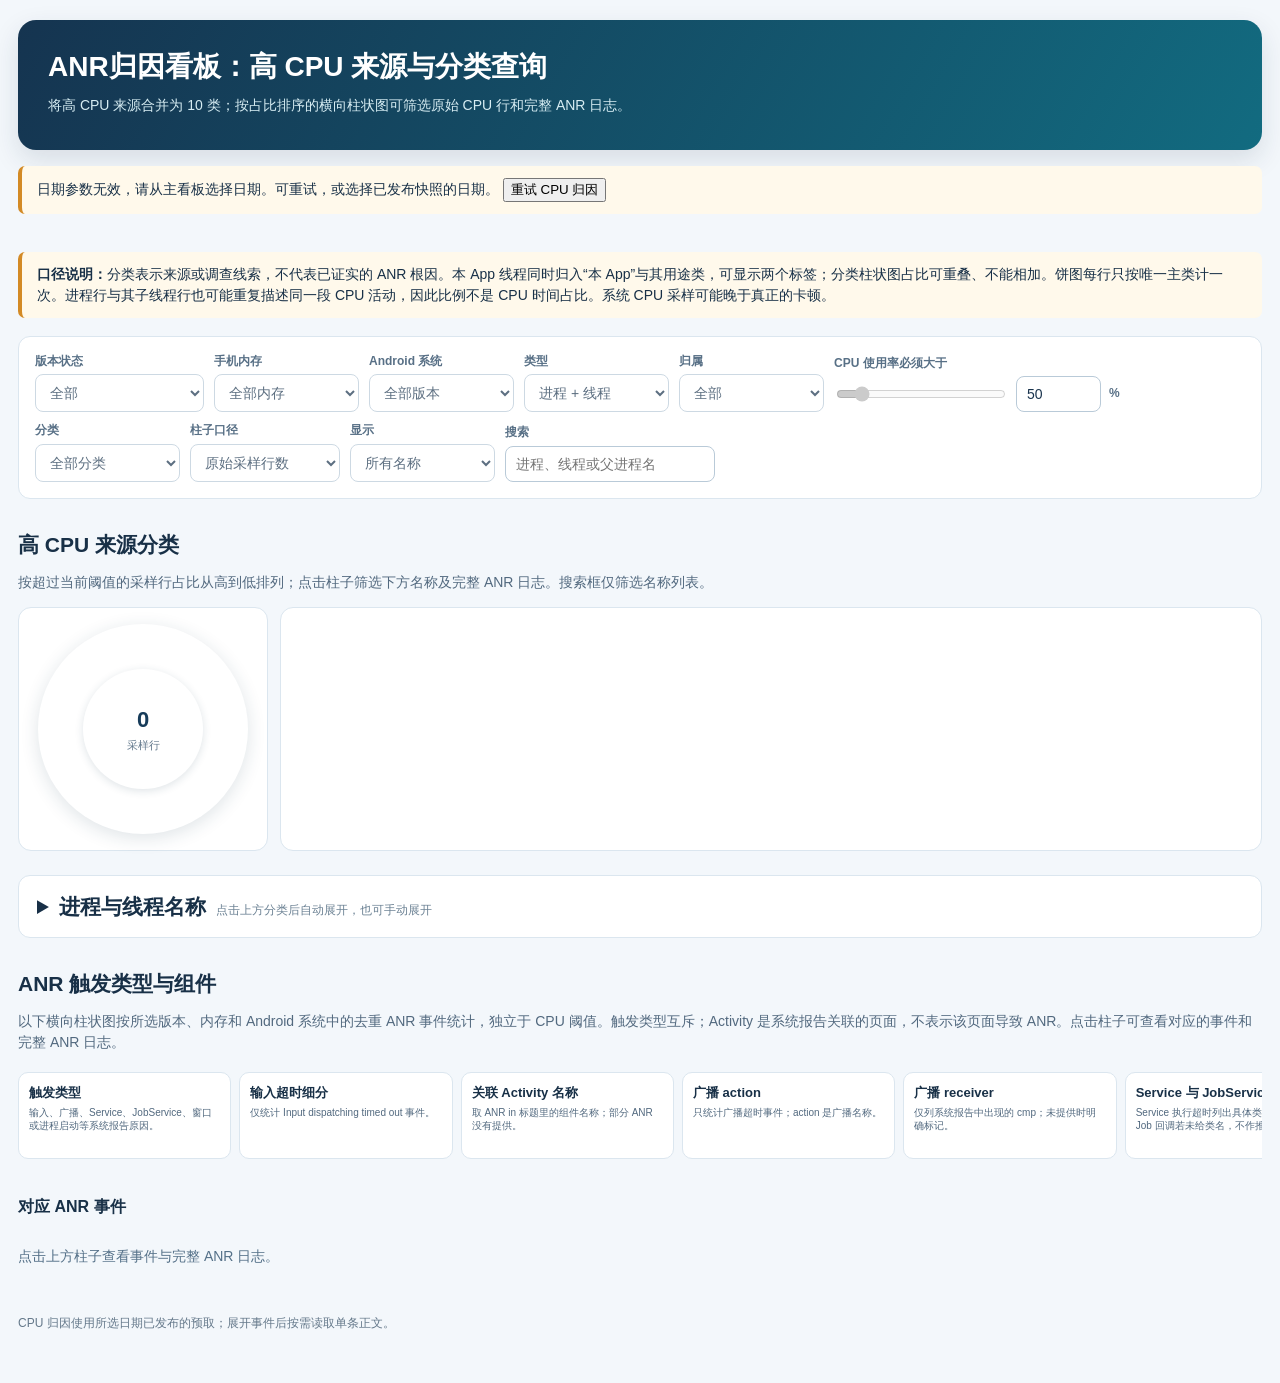
<file: anr-dashboard.html>
<!doctype html><html lang="zh-CN"><head><meta charset="utf-8"><meta name="viewport" content="width=device-width,initial-scale=1">
<title>ANR 高 CPU 来源与分类查询</title>
<style>
:root{font:14px/1.48 -apple-system,BlinkMacSystemFont,"PingFang SC",sans-serif;color:#183047;background:#f3f7fb}*{box-sizing:border-box}
body{margin:0 auto;max-width:1600px;padding:26px 24px 70px}h1{font-size:28px;margin:0 0 8px}h2{font-size:21px;margin:30px 0 12px}h3{font-size:16px}p{margin:8px 0;color:#52697f;max-width:1250px}
header{border-radius:18px;padding:26px 30px;color:#fff;background:linear-gradient(120deg,#153450,#126b80);box-shadow:0 10px 27px #18304720}
header p{color:#d7edf3}.stats{display:flex;gap:10px;flex-wrap:wrap;margin:19px 0}.stat{background:#fff;border:1px solid #dbe6ef;border-radius:12px;padding:11px 16px;min-width:155px}.stat strong{display:block;font-size:23px}
.notice{border-left:4px solid #d38a25;background:#fff9eb;padding:12px 15px;border-radius:7px;margin:16px 0}
.controls{display:flex;gap:10px;flex-wrap:wrap;align-items:end;background:#fff;border:1px solid #dbe6ef;border-radius:12px;padding:16px;margin:18px 0}
label{display:grid;gap:4px;color:#587086;font-size:12px;font-weight:650}select,input{font:14px -apple-system,BlinkMacSystemFont,"PingFang SC",sans-serif;border:1px solid #b9cad8;border-radius:8px;padding:9px 10px;min-width:145px;background:white;color:#19334d}
input[type=range]{min-width:170px;padding:0}input[type=number]{min-width:85px;width:85px}input[type=search]{min-width:210px}.threshold{display:flex;gap:8px;align-items:center}
.metrics{color:#547088;margin:12px 0 18px}.tags{display:grid;grid-template-columns:repeat(auto-fill,minmax(250px,1fr));gap:10px;margin-bottom:18px}
.tagcard{border:1px solid #dce7ef;background:#fff;border-radius:11px;padding:11px 13px;text-align:left;cursor:pointer}.tagcard:hover,.tagcard.active{border-color:#236a9f;box-shadow:0 2px 12px #2672a31b}
.tagcard strong{display:block;font-size:14px}.tagcard .numbers{font-size:12px;color:#60768a}.tagbar{height:5px;background:#e9eff5;border-radius:3px;margin-top:8px}.tagbar span{height:100%;display:block;border-radius:3px}
.chart{display:grid;gap:6px}.barrow{display:grid;grid-template-columns:minmax(250px,350px) minmax(130px,1fr) 125px;gap:12px;align-items:center;border:1px solid #dce7ef;background:#fff;border-radius:9px;padding:8px 11px}
.entity{border:0;background:transparent;color:#173f62;font:12px/1.35 ui-monospace,SFMono-Regular,Menlo,monospace;text-align:left;cursor:pointer;overflow-wrap:anywhere}.entity:hover{text-decoration:underline;color:#b5262e}
.badge{display:inline-block;border-radius:6px;padding:2px 7px;font:11px -apple-system,BlinkMacSystemFont,"PingFang SC",sans-serif;font-weight:650;margin-right:7px;white-space:nowrap}.track{height:21px;background:repeating-linear-gradient(90deg,#edf2f7 0,#edf2f7 24.8%,#dfe8f0 25%);border-radius:5px;overflow:hidden}.bar{height:100%;border-radius:5px;min-width:2px}.counts{text-align:right;font-weight:750}.counts small{display:block;color:#6a7d8f;font-weight:400}.empty{padding:25px;border:1px solid #dce7ef;background:#fff;border-radius:8px}
#details{scroll-margin-top:15px}.detailhead{display:flex;align-items:center;gap:12px;flex-wrap:wrap}.detailhead button{border:1px solid #bed0df;background:#fff;padding:7px 10px;border-radius:7px;cursor:pointer}
.detailitem{background:#fff;border:1px solid #dce7ef;border-radius:9px;padding:12px 15px;margin:9px 0}.detailitem .topline{display:flex;gap:10px;align-items:center;flex-wrap:wrap}.detailitem code{font:12px/1.4 ui-monospace,SFMono-Regular,Menlo,monospace;overflow-wrap:anywhere}.rawline{background:#f2f6f9;padding:8px;border-radius:6px;margin:8px 0;white-space:pre-wrap}.detailitem summary{cursor:pointer;color:#1761a2;font-weight:650}.detailitem pre{white-space:pre-wrap;word-break:break-word;max-height:70vh;overflow:auto;background:#f3f6f9;padding:12px;font:12px/1.4 ui-monospace,SFMono-Regular,Menlo,monospace}
mark.app-package{background:#bfdbfe;color:#1e3a8a;border-radius:3px;font-weight:750}
mark.hot{background:#e3323e;color:#fff;padding:1px 2px;border-radius:3px;font-weight:750}.muted{color:#748698}.foot{margin-top:30px;font-size:12px;color:#64788a}
@media(max-width:750px){body{padding:12px}.barrow{grid-template-columns:1fr 1fr 80px;gap:6px}.entity{font-size:11px}header{padding:20px}}

.sourceoverview{display:grid;grid-template-columns:250px minmax(0,1fr);gap:12px;align-items:stretch;margin:14px 0}.piepanel{display:flex;align-items:center;justify-content:center;background:#fff;border:1px solid #dbe6ef;border-radius:13px;padding:16px}.pie{width:210px;height:210px;border-radius:50%;display:grid;place-items:center;box-shadow:0 4px 18px #1a3d5424}.piecenter{width:57%;height:57%;border-radius:50%;display:flex;flex-direction:column;align-items:center;justify-content:center;background:#fff;box-shadow:0 2px 8px #1a3d5424}.piecenter strong{font-size:22px;color:#173c5a}.piecenter span{font-size:11px;color:#61778b}
.categorybox{display:grid;gap:4px;background:#fff;border:1px solid #dbe6ef;border-radius:13px;padding:9px}
.categoryrow{display:grid;grid-template-columns:minmax(155px,240px) minmax(70px,1fr) 150px;gap:9px;align-items:center;width:100%;border:1px solid #e1e9f0;background:#fff;border-radius:7px;padding:5px 8px;text-align:left;cursor:pointer;color:#183047}
.categoryrow:hover,.categoryrow.active{border-color:#6750a4;background:#f8f5ff}.categoryname{display:flex;gap:7px;align-items:center;font-size:12px;font-weight:650}.categorydot{width:10px;height:10px;flex:none;border-radius:3px}.categorytrack{height:12px;background:#edf2f6;border-radius:5px;overflow:hidden}.categoryfill{display:block;height:100%;border-radius:5px}.categoryvalue{text-align:right;font-size:12px;font-weight:750}.categoryvalue small{display:block;color:#718294;font-size:10px;font-weight:400}
.entitysection{border:1px solid #dbe6ef;background:#fff;border-radius:12px;margin:24px 0;scroll-margin-top:16px}.entitysection>summary{cursor:pointer;padding:15px 18px;font-size:21px;font-weight:700;color:#183047;list-style-position:inside}.entitysection>summary span{margin-left:10px;color:#6c8294;font-size:12px;font-weight:400}.entitysection[open]>summary{border-bottom:1px solid #e2eaf1}.entitycontent{padding:12px 16px 18px}
#chart{max-height:min(75vh,660px);overflow-y:auto;overscroll-behavior:contain;scrollbar-gutter:stable;padding:4px;border:1px solid #dbe6ef;border-radius:9px;background:#f7fafd}.entitycontent #chart .barrow{min-height:60px}
#detailList{max-height:min(78vh,1120px);overflow-y:auto;overscroll-behavior:contain;padding:4px 8px;border:1px solid #dbe6ef;border-radius:9px;background:#f7fafd;scrollbar-gutter:stable}.entitycontent #detailList .detailitem{min-height:105px;margin:6px 0;padding:9px 11px}.entitycontent #detailList .detailitem .muted{overflow:hidden;white-space:nowrap;text-overflow:ellipsis}.entitycontent #detailList .detailitem .rawline{max-height:44px;overflow:auto;margin:6px 0;padding:6px}
.anrscroller{overflow-x:auto;padding-bottom:8px}.anrgrid{display:grid;grid-template-columns:repeat(6,minmax(210px,1fr));gap:8px;min-width:1320px;margin:12px 0}.anrpanel{background:#fff;border:1px solid #dbe6ef;border-radius:10px;padding:10px;min-width:0}.anrpanel h3{font-size:13px;margin:0 0 3px}.anrpanel p{font-size:10px;line-height:1.35;margin:0 0 8px}
.anrrows{display:grid;gap:5px;max-height:260px;overflow:auto}.anrrow{display:block;width:100%;border:1px solid #e3ebf1;background:#fff;border-radius:6px;padding:6px;text-align:left;cursor:pointer;color:#183047}.anrrow:hover,.anrrow.active{border-color:#6750a4;background:#f8f5ff}.anrname{display:block;font:10px/1.3 ui-monospace,SFMono-Regular,Menlo,monospace;overflow-wrap:anywhere}.anrtrack{display:block;height:7px;margin:5px 0;background:#edf2f6;border-radius:4px;overflow:hidden}.anrfill{display:block;height:100%;border-radius:4px}.anrvalue{display:flex;justify-content:space-between;font-size:11px;font-weight:700}.anrvalue small{font-weight:400;color:#728397}.anrnote{font-size:10px;color:#667b8d;margin:7px 0 0}.anr-detail-card{background:#fff;border:1px solid #dbe6ef;border-radius:9px;padding:11px 14px;margin:8px 0}.anr-detail-card summary{cursor:pointer;color:#1761a2;font-weight:650}.anr-detail-card pre{white-space:pre-wrap;word-break:break-word;max-height:65vh;overflow:auto;background:#f3f6f9;padding:12px;font:12px/1.4 ui-monospace,SFMono-Regular,Menlo,monospace}
@media(max-width:900px){.sourceoverview{grid-template-columns:1fr}.piepanel{min-height:240px}}
@media(max-width:750px){.categoryrow{grid-template-columns:minmax(110px,1fr) 70px;gap:7px}.categorytrack{grid-column:1/-1;grid-row:2}}
.notice[hidden]{display:none}body{max-width:none;padding:20px 18px 50px}
</style></head><body>
<section id="anrLegacy">
<header><h1>ANR归因看板：高 CPU 来源与分类查询</h1><p>将高 CPU 来源合并为 10 类；按占比排序的横向柱状图可筛选原始 CPU 行和完整 ANR 日志。</p></header><div id="anrLoadStatus" class="notice" role="status">正在读取所选日期的 ANR 数据…</div>
<div id="anrSnapshotSource" class="notice" hidden></div>
<div class="stats" id="stats"></div>
<div class="notice"><strong>口径说明：</strong>分类表示来源或调查线索，不代表已证实的 ANR 根因。本 App 线程同时归入“本 App”与其用途类，可显示两个标签；分类柱状图占比可重叠、不能相加。饼图每行只按唯一主类计一次。进程行与其子线程行也可能重复描述同一段 CPU 活动，因此比例不是 CPU 时间占比。系统 CPU 采样可能晚于真正的卡顿。</div>
<div class="controls">
<label>版本状态<select id="version"><option value="all">全部</option><option value="verified">2.2.15 及以上已核实</option><option value="pending">版本待核验</option></select></label>
<label>手机内存<select id="ram"><option value="all">全部内存</option><option value="lt2">小于 2 GB</option><option value="2to3">2–3 GB</option><option value="3to4">3–4 GB</option><option value="4to6">4–6 GB</option><option value="ge6">6 GB 及以上</option><option value="unknown">未知</option></select></label>
<label>Android 系统<select id="os"><option value="all">全部版本</option></select></label>
<label>类型<select id="kind"><option value="all">进程 + 线程</option><option value="process">仅进程</option><option value="thread">仅线程</option></select></label>
<label>归属<select id="scope"><option value="all">全部</option><option value="app">本 App</option><option value="other">其他 / 系统</option></select></label>
<label>CPU 使用率必须大于<div class="threshold"><input id="thresholdRange" type="range" min="1" max="450" step="1" value="50"><input id="thresholdNumber" type="number" min="1" max="450" step="1" value="50"><span>%</span></div></label>
<label>分类<select id="tag"><option value="all">全部分类</option></select></label>
<label>柱子口径<select id="metric"><option value="samples">原始采样行数</option><option value="events">去重 ANR 事件数</option></select></label>
<label>显示<select id="limit"><option value="all">所有名称</option><option value="25">前 25</option><option value="50">前 50</option><option value="100">前 100</option></select></label>
<label>搜索<input id="search" type="search" placeholder="进程、线程或父进程名"></label>
</div>
<h2>高 CPU 来源分类</h2><p id="categoryMeta">按超过当前阈值的采样行占比从高到低排列；点击柱子筛选下方名称及完整 ANR 日志。搜索框仅筛选名称列表。</p><div class="sourceoverview"><div class="piepanel"><div id="pie" class="pie" role="img" aria-label="高 CPU 来源饼图"><div class="piecenter"><strong id="pieTotal">0</strong><span>采样行</span></div></div></div><div id="categoryBars" class="categorybox"></div></div>
<details id="entitySection" class="entitysection"><summary>进程与线程名称<span>点击上方分类后自动展开，也可手动展开</span></summary><div class="entitycontent"><div id="chartMeta" class="metrics"></div><div id="chart" class="chart"></div><div id="entityPages" hidden><button id="entityPrevious">上一页</button> <button id="entityNext">下一页</button></div>
<h2 id="details">对应原始事件列表</h2><div class="detailhead"><div id="detailMeta" class="metrics">点击上方名称查看对应的 CPU 行与完整 ANR 日志。</div><button id="clear" hidden>清除选择</button></div><div id="detailList"></div><button id="more" hidden>再加载 20 条</button></div></details>
<h2>ANR 触发类型与组件</h2><p>以下横向柱状图按所选版本、内存和 Android 系统中的去重 ANR 事件统计，独立于 CPU 阈值。触发类型互斥；Activity 是系统报告关联的页面，不表示该页面导致 ANR。点击柱子可查看对应的事件和完整 ANR 日志。</p>
<div class="anrscroller"><div class="anrgrid">
<section class="anrpanel"><h3>触发类型</h3><p>输入、广播、Service、JobService、窗口或进程启动等系统报告原因。</p><div id="anrTypes" class="anrrows"></div><div id="anrTypesNote" class="anrnote"></div></section>
<section class="anrpanel"><h3>输入超时细分</h3><p>仅统计 Input dispatching timed out 事件。</p><div id="inputTypes" class="anrrows"></div><div id="inputTypesNote" class="anrnote"></div></section>
<section class="anrpanel"><h3>关联 Activity 名称</h3><p>取 ANR in 标题里的组件名称；部分 ANR 没有提供。</p><div id="activityNames" class="anrrows"></div><div id="activityNamesNote" class="anrnote"></div></section>
<section class="anrpanel"><h3>广播 action</h3><p>只统计广播超时事件；action 是广播名称。</p><div id="broadcastActions" class="anrrows"></div><div id="broadcastActionsNote" class="anrnote"></div></section>
<section class="anrpanel"><h3>广播 receiver</h3><p>仅列系统报告中出现的 cmp；未提供时明确标记。</p><div id="broadcastReceivers" class="anrrows"></div><div id="broadcastReceiversNote" class="anrnote"></div></section>
<section class="anrpanel"><h3>Service 与 JobService 名称</h3><p>Service 执行超时列出具体类名；绑定和 Job 回调若未给类名，不作推断。</p><div id="serviceNames" class="anrrows"></div><div id="serviceNamesNote" class="anrnote"></div></section>
</div></div>
<h3 id="anrDetails">对应 ANR 事件</h3><div class="detailhead"><div id="anrDetailMeta" class="metrics">点击上方柱子查看事件与完整 ANR 日志。</div><button id="anrClear" hidden>清除选择</button></div><div id="anrDetailList"></div><button id="anrMore" hidden>再加载 50 条</button>
<div class="foot" id="anrFoot">CPU 归因使用所选日期已发布的预取；展开事件后按需读取单条正文。</div>
</section>
<script src="anr-categories.js"></script>
<script src="anr-loader.js"></script></body></html>
</file>
